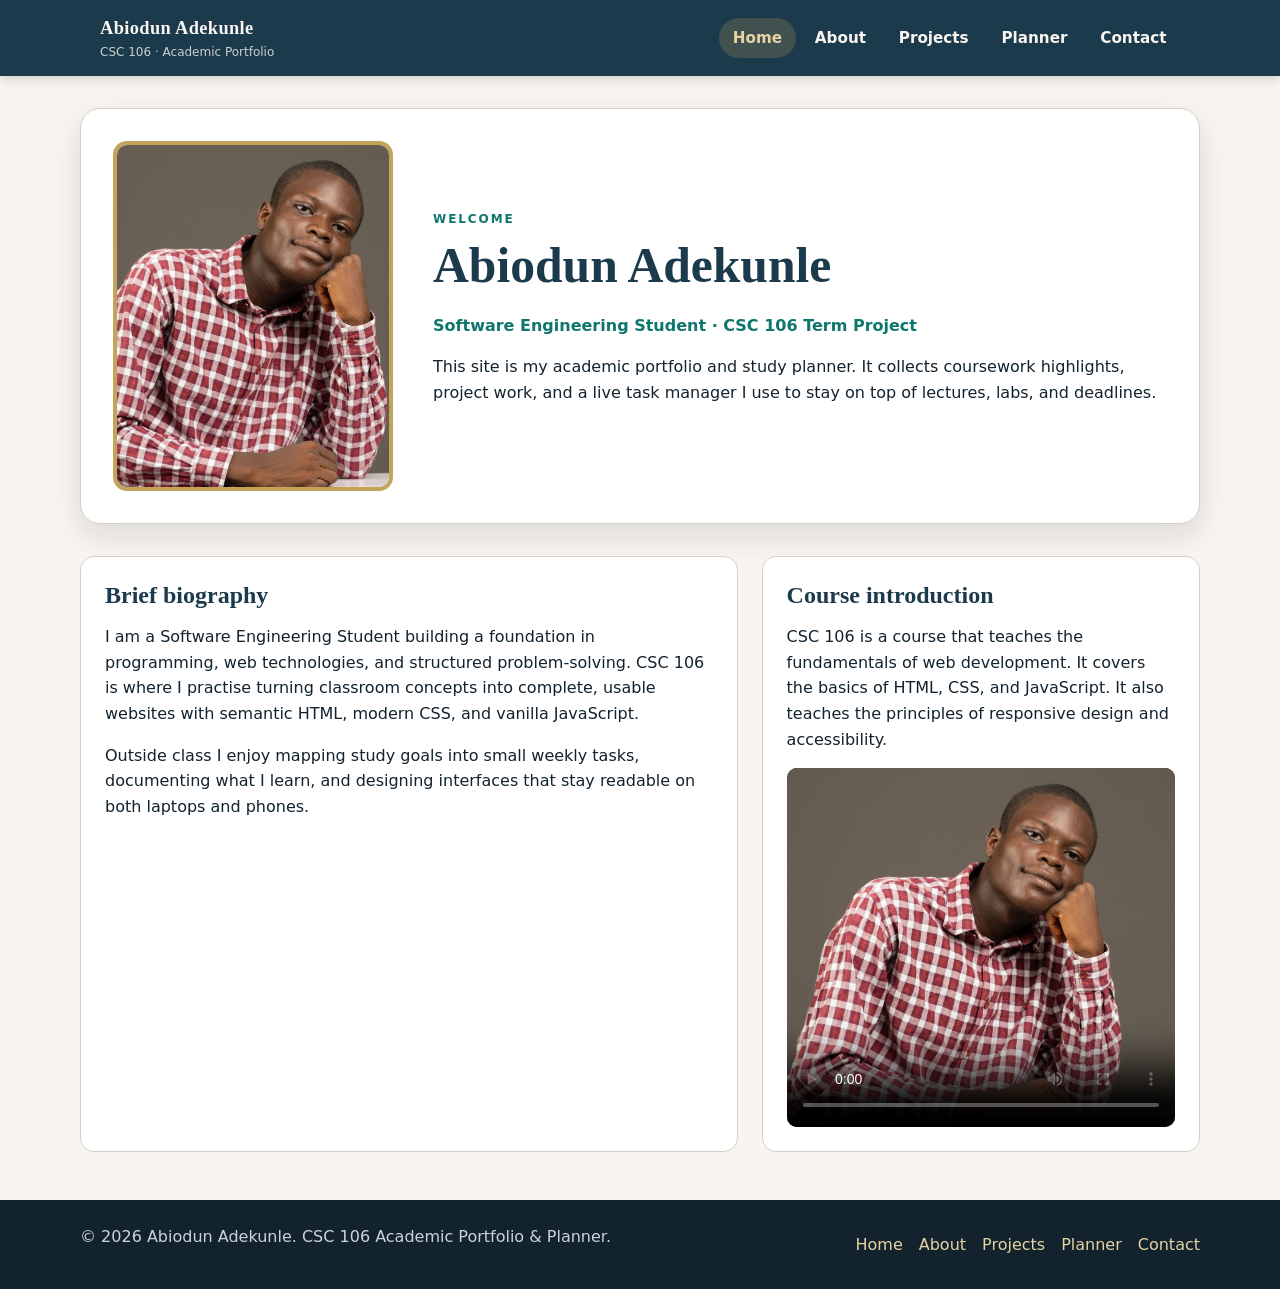
<file: index.html>
<!DOCTYPE html>
<html lang="en">
  <head>
    <meta charset="UTF-8" />
    <meta name="viewport" content="width=device-width, initial-scale=1.0" />
    <title>Home | Abiodun Adekunle — CSC 106 Portfolio</title>
    <meta
      name="description"
      content="Student academic portfolio and planner for COS 106 by Abiodun Adekunle."
    />
    <link rel="stylesheet" href="styles.css" />
  </head>
  <body>
    <header class="site-header">
      <div class="header-inner">
        <a class="brand" href="index.html">
          <span class="brand-name">Abiodun Adekunle</span>
          <span class="brand-meta">CSC 106 · Academic Portfolio</span>
        </a>
        <button
          class="nav-toggle"
          type="button"
          aria-label="Open menu"
          aria-expanded="false"
        >
          
        </button>
        <nav class="site-nav" aria-label="Primary">
          <ul>
            <li><a class="active" href="index.html">Home</a></li>
            <li><a href="about.html">About</a></li>
            <li><a href="projects.html">Projects</a></li>
            <li><a href="planner.html">Planner</a></li>
            <li><a href="contact.html">Contact</a></li>
          </ul>
        </nav>
      </div>
    </header>

    <main class="page">
      <section class="hero" aria-labelledby="student-name">
        <img
          class="hero-photo"
          src="images/profile.jpg"
          alt="Portrait of Abiodun Adekunle"
          onerror="this.onerror=null;this.src='images/profile.jpg';"
        />
        <div>
          <p class="kicker">Welcome</p>
          <h1 id="student-name">Abiodun Adekunle</h1>
          <p class="hero-role">Software Engineering Student · CSC 106 Term Project</p>
          <p>
            This site is my academic portfolio and study planner. It collects
            coursework highlights, project work, and a live task manager I use
            to stay on top of lectures, labs, and deadlines.
          </p>
        </div>
      </section>

      <section class="bio-grid" aria-labelledby="bio-heading">
        <article class="panel">
          <h2 id="bio-heading">Brief biography</h2>
          <p>
            I am a Software Engineering Student building a foundation in
            programming, web technologies, and structured problem-solving.
            CSC 106 is where I practise turning classroom concepts into
            complete, usable websites with semantic HTML, modern CSS, and
            vanilla JavaScript.
          </p>
          <p>
            Outside class I enjoy mapping study goals into small weekly tasks,
            documenting what I learn, and designing interfaces that stay
            readable on both laptops and phones.
          </p>
        </article>

        <article class="panel">
          <h2>Course introduction</h2>
          <p>CSC 106 is a course that teaches the fundamentals of web development. It covers the basics of HTML, CSS, and JavaScript. It also teaches the principles of responsive design and accessibility.
          </p>
          <video class="media-player" controls poster="images/profile.jpg">
            <source src="video/abiodun-introductory-video.mp4" type="video/mp4" />
            Your browser does not support the video tag.
          </video>
        </article>
      </section>
    </main>

    <footer class="site-footer">
      <div class="footer-inner">
        <p>&copy; 2026 Abiodun Adekunle. CSC 106 Academic Portfolio &amp; Planner.</p>
        <nav class="footer-links" aria-label="Footer">
          <a href="index.html">Home</a>
          <a href="about.html">About</a>
          <a href="projects.html">Projects</a>
          <a href="planner.html">Planner</a>
          <a href="contact.html">Contact</a>
        </nav>
      </div>
    </footer>

    <script src="script.js"></script>
  </body>
</html>
</file>
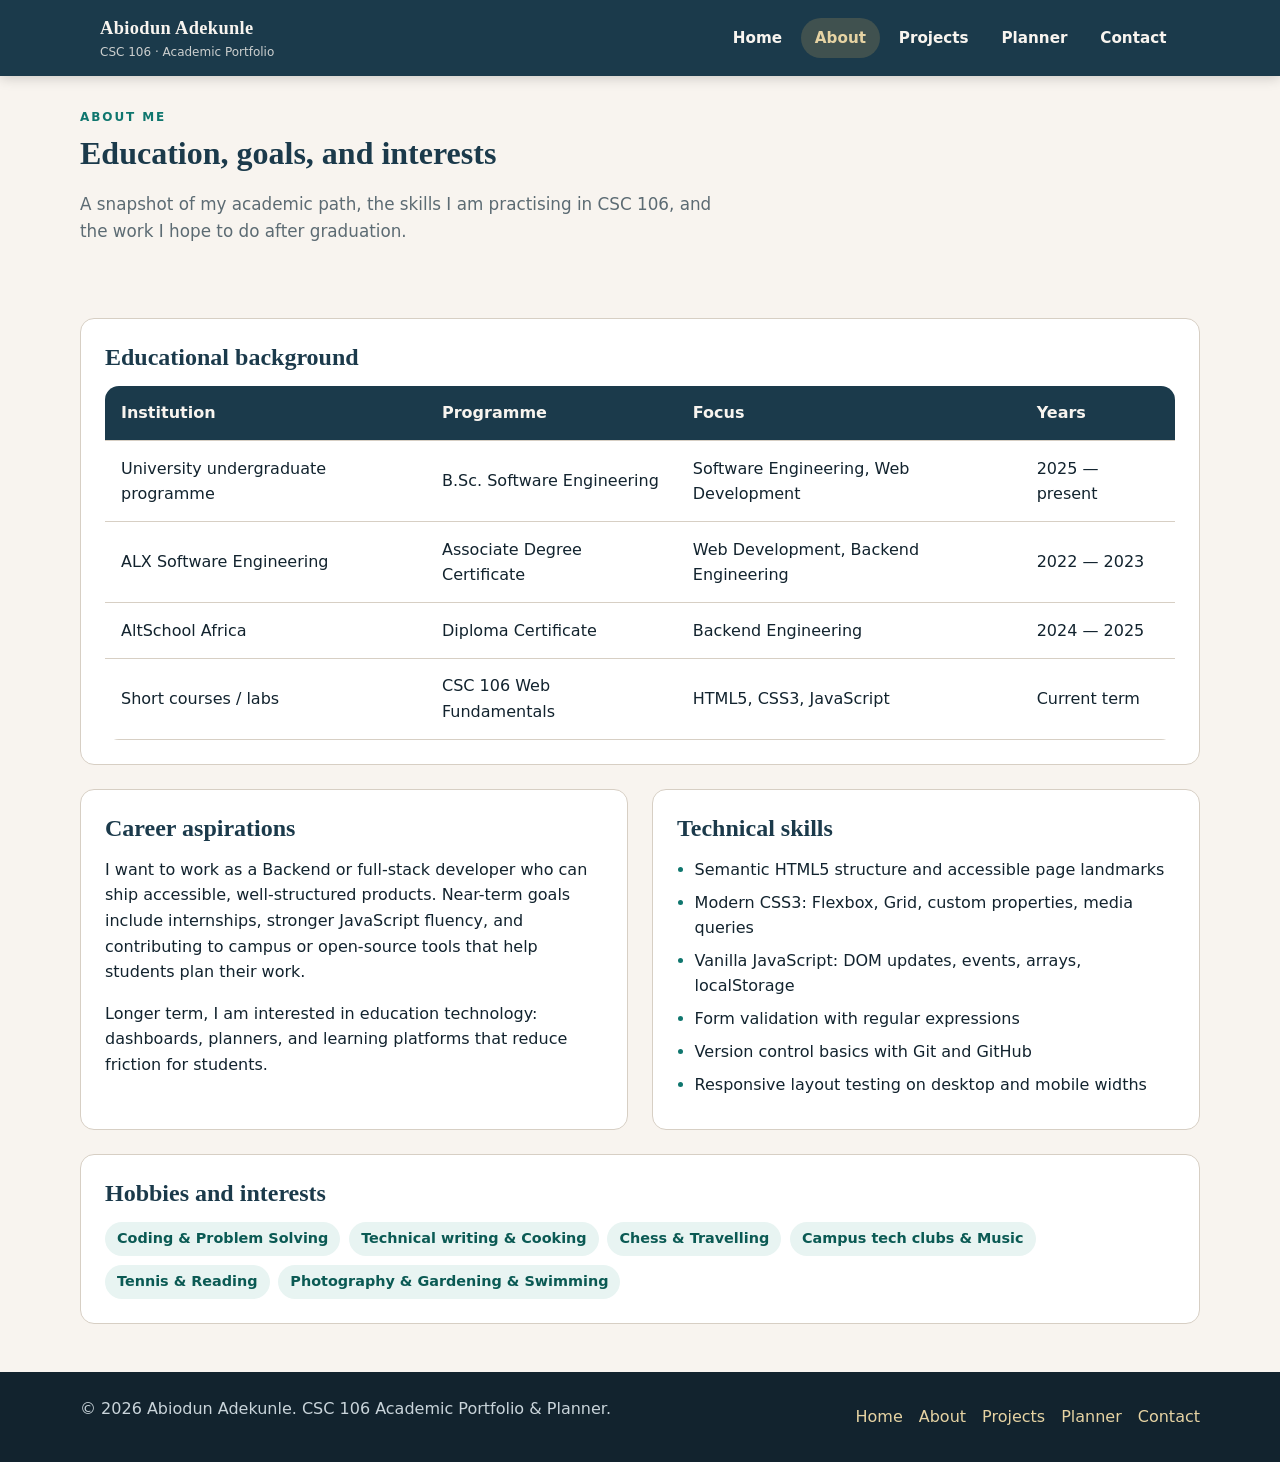
<file: about.html>
<!DOCTYPE html>
<html lang="en">
  <head>
    <meta charset="UTF-8" />
    <meta name="viewport" content="width=device-width, initial-scale=1.0" />
    <title>About | Abiodun Adekunle — CSC 106 Portfolio</title>
    <link rel="stylesheet" href="styles.css" />
  </head>
  <body>
    <header class="site-header">
      <div class="header-inner">
        <a class="brand" href="index.html">
          <span class="brand-name">Abiodun Adekunle</span>
          <span class="brand-meta">CSC 106 · Academic Portfolio</span>
        </a>
        <button
          class="nav-toggle"
          type="button"
          aria-label="Open menu"
          aria-expanded="false"
        >
          <span></span>
          <span></span>
          <span></span>
        </button>
        <nav class="site-nav" aria-label="Primary">
          <ul>
            <li><a href="index.html">Home</a></li>
            <li><a class="active" href="about.html">About</a></li>
            <li><a href="projects.html">Projects</a></li>
            <li><a href="planner.html">Planner</a></li>
            <li><a href="contact.html">Contact</a></li>
          </ul>
        </nav>
      </div>
    </header>

    <main class="page about-layout">
      <header class="page-intro">
        <p class="kicker">About me</p>
        <h1>Education, goals, and interests</h1>
        <p class="lede">
          A snapshot of my academic path, the skills I am practising in CSC 106,
          and the work I hope to do after graduation.
        </p>
      </header>

      <section class="panel" aria-labelledby="edu-heading">
        <h2 id="edu-heading">Educational background</h2>
        <div class="table-wrap">
          <table class="edu-table">
            <caption class="visually-hidden">
              Schools attended, programmes, and years
            </caption>
            <thead>
              <tr>
                <th scope="col">Institution</th>
                <th scope="col">Programme</th>
                <th scope="col">Focus</th>
                <th scope="col">Years</th>
              </tr>
            </thead>
            <tbody>
              <tr>
                <td>University undergraduate programme</td>
                <td>B.Sc. Software Engineering</td>
                <td>Software Engineering, Web Development</td>
                <td>2025 — present</td>
              </tr>
              <tr>
                <td>ALX Software Engineering</td>
                <td>Associate Degree Certificate</td>
                <td>Web Development, Backend Engineering</td>
                <td>2022 — 2023</td>
              </tr>
              <tr>
                <td>AltSchool Africa</td>
                <td>Diploma Certificate</td>
                <td>Backend Engineering</td>
                <td>2024 — 2025</td>
              </tr>
              <tr>
                <td>Short courses / labs</td>
                <td>CSC 106 Web Fundamentals</td>
                <td>HTML5, CSS3, JavaScript</td>
                <td>Current term</td>
              </tr>
            </tbody>
          </table>
        </div>
      </section>

      <div class="two-col">
        <section class="panel" aria-labelledby="career-heading">
          <h2 id="career-heading">Career aspirations</h2>
          <p>
            I want to work as a Backend or full-stack developer who can ship
            accessible, well-structured products. Near-term goals include
            internships, stronger JavaScript fluency, and contributing to
            campus or open-source tools that help students plan their work.
          </p>
          <p>
            Longer term, I am interested in education technology: dashboards,
            planners, and learning platforms that reduce friction for students.
          </p>
        </section>

        <section class="panel" aria-labelledby="skills-heading">
          <h2 id="skills-heading">Technical skills</h2>
          <ul class="skill-list">
            <li>Semantic HTML5 structure and accessible page landmarks</li>
            <li>Modern CSS3: Flexbox, Grid, custom properties, media queries</li>
            <li>Vanilla JavaScript: DOM updates, events, arrays, localStorage</li>
            <li>Form validation with regular expressions</li>
            <li>Version control basics with Git and GitHub</li>
            <li>Responsive layout testing on desktop and mobile widths</li>
          </ul>
        </section>
      </div>

      <section class="panel" aria-labelledby="hobby-heading">
        <h2 id="hobby-heading">Hobbies and interests</h2>
        <ul class="hobby-list">
          <li>Coding & Problem Solving</li>
          <li>Technical writing & Cooking</li>
          <li>Chess & Travelling</li>
          <li>Campus tech clubs & Music</li>
          <li>Tennis & Reading</li>
          <li>Photography & Gardening & Swimming</li>
        </ul>
      </section>
    </main>

    <footer class="site-footer">
      <div class="footer-inner">
        <p>&copy; 2026 Abiodun Adekunle. CSC 106 Academic Portfolio &amp; Planner.</p>
        <nav class="footer-links" aria-label="Footer">
          <a href="index.html">Home</a>
          <a href="about.html">About</a>
          <a href="projects.html">Projects</a>
          <a href="planner.html">Planner</a>
          <a href="contact.html">Contact</a>
        </nav>
      </div>
    </footer>

    <script src="script.js"></script>
  </body>
</html>
</file>
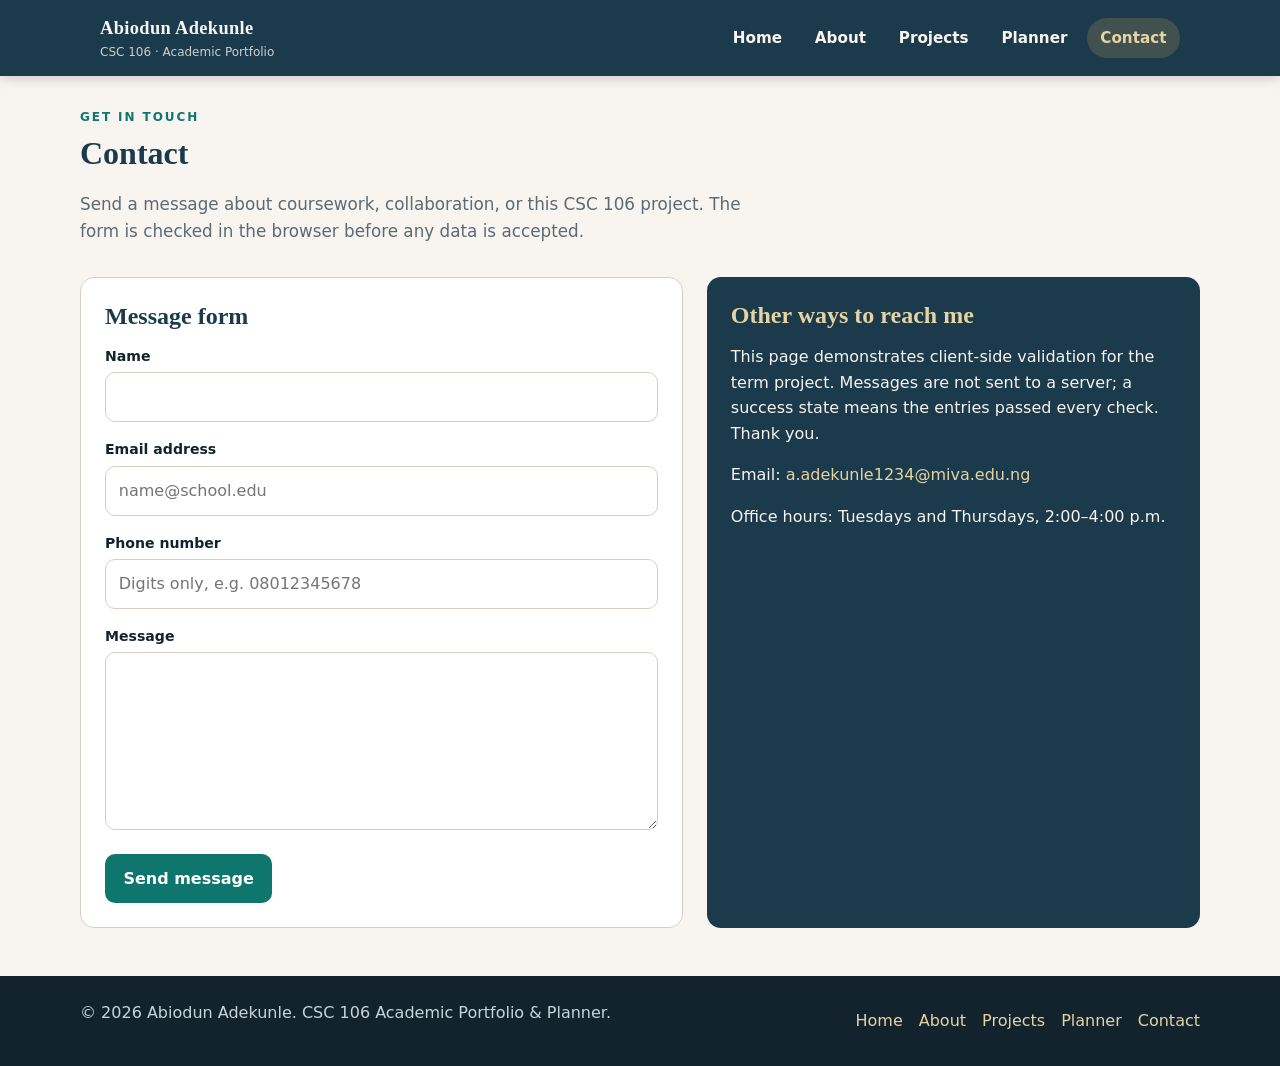
<file: contact.html>
<!DOCTYPE html>
<html lang="en">
  <head>
    <meta charset="UTF-8" />
    <meta name="viewport" content="width=device-width, initial-scale=1.0" />
    <title>Contact | Abiodun Adekunle — CSC 106 Portfolio</title>
    <link rel="stylesheet" href="styles.css" />
  </head>
  <body>
    <header class="site-header">
      <div class="header-inner">
        <a class="brand" href="index.html">
          <span class="brand-name">Abiodun Adekunle</span>
          <span class="brand-meta">CSC 106 · Academic Portfolio</span>
        </a>
        <button
          class="nav-toggle"
          type="button"
          aria-label="Open menu"
          aria-expanded="false"
        >
          <span></span>
          <span></span>
          <span></span>
        </button>
        <nav class="site-nav" aria-label="Primary">
          <ul>
            <li><a href="index.html">Home</a></li>
            <li><a href="about.html">About</a></li>
            <li><a href="projects.html">Projects</a></li>
            <li><a href="planner.html">Planner</a></li>
            <li><a class="active" href="contact.html">Contact</a></li>
          </ul>
        </nav>
      </div>
    </header>

    <main class="page">
      <header class="page-intro">
        <p class="kicker">Get in touch</p>
        <h1>Contact</h1>
        <p class="lede">
          Send a message about coursework, collaboration, or this CSC 106
          project. The form is checked in the browser before any data is accepted.
        </p>
      </header>

      <div class="contact-grid">
        <section class="panel">
          <h2>Message form</h2>
          <form id="contact-form" novalidate>
            <div class="field">
              <label for="contact-name">Name</label>
              <input class="control" id="contact-name" name="name" type="text" autocomplete="name" />
            </div>
            <div class="field">
              <label for="contact-email">Email address</label>
              <input
                class="control"
                id="contact-email"
                name="email"
                type="email"
                autocomplete="email"
                placeholder="name@school.edu"
              />
            </div>
            <div class="field">
              <label for="contact-phone">Phone number</label>
              <input
                class="control"
                id="contact-phone"
                name="phone"
                type="tel"
                autocomplete="tel"
                placeholder="Digits only, e.g. 08012345678"
              />
            </div>
            <div class="field">
              <label for="contact-message">Message</label>
              <textarea
                class="control"
                id="contact-message"
                name="message"
                rows="6"
              ></textarea>
            </div>
            <div id="form-feedback" class="form-message" aria-live="polite"></div>
            <button class="btn btn-primary" type="submit">Send message</button>
          </form>
        </section>

        <aside class="aside-note">
          <h2>Other ways to reach me</h2>
          <p>
            This page demonstrates client-side validation for the term project.
            Messages are not sent to a server; a success state means the
            entries passed every check.
            Thank you.
          </p>
          <p>
            Email:
            <a href="mailto:a.adekunle1234@miva.edu.ng"
              >a.adekunle1234@miva.edu.ng</a
            >
          </p>
          <p>Office hours: Tuesdays and Thursdays, 2:00–4:00 p.m.</p>
        </aside>
      </div>
    </main>

    <footer class="site-footer">
      <div class="footer-inner">
        <p>&copy; 2026 Abiodun Adekunle. CSC 106 Academic Portfolio &amp; Planner.</p>
        <nav class="footer-links" aria-label="Footer">
          <a href="index.html">Home</a>
          <a href="about.html">About</a>
          <a href="projects.html">Projects</a>
          <a href="planner.html">Planner</a>
          <a href="contact.html">Contact</a>
        </nav>
      </div>
    </footer>

    <script src="script.js"></script>
  </body>
</html>
</file>
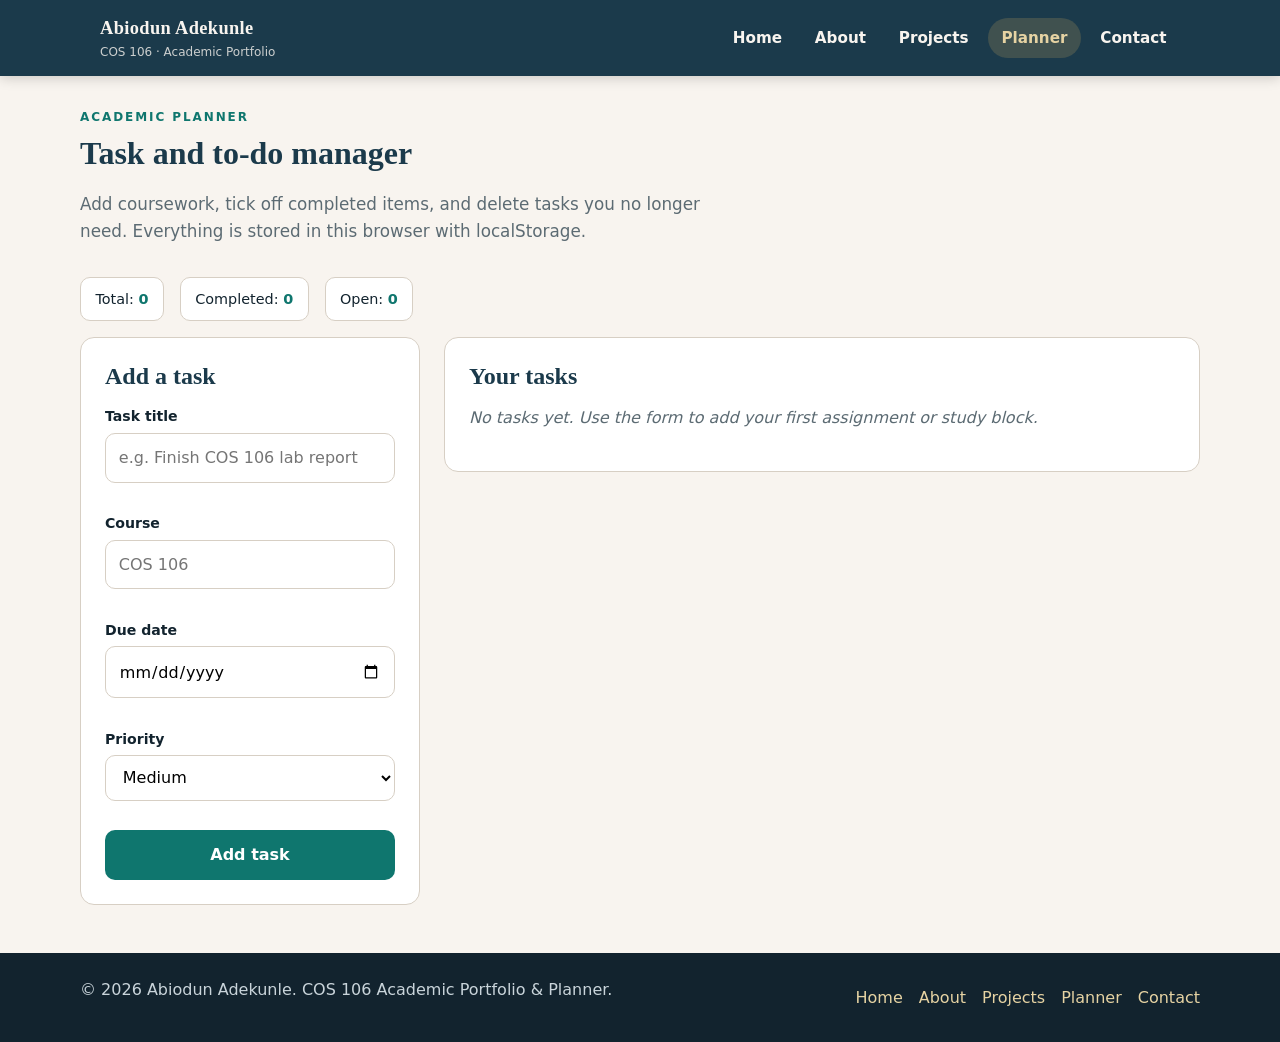
<file: planner.html>
<!DOCTYPE html>
<html lang="en">
  <head>
    <meta charset="UTF-8" />
    <meta name="viewport" content="width=device-width, initial-scale=1.0" />
    <title>Academic Planner | Abiodun Adekunle — COS 106</title>
    <link rel="stylesheet" href="styles.css" />
  </head>
  <body>
    <header class="site-header">
      <div class="header-inner">
        <a class="brand" href="index.html">
          <span class="brand-name">Abiodun Adekunle</span>
          <span class="brand-meta">COS 106 · Academic Portfolio</span>
        </a>
        <button
          class="nav-toggle"
          type="button"
          aria-label="Open menu"
          aria-expanded="false"
        >
          <span></span>
          <span></span>
          <span></span>
        </button>
        <nav class="site-nav" aria-label="Primary">
          <ul>
            <li><a href="index.html">Home</a></li>
            <li><a href="about.html">About</a></li>
            <li><a href="projects.html">Projects</a></li>
            <li><a class="active" href="planner.html">Planner</a></li>
            <li><a href="contact.html">Contact</a></li>
          </ul>
        </nav>
      </div>
    </header>

    <main class="page">
      <header class="page-intro">
        <p class="kicker">Academic planner</p>
        <h1>Task and to-do manager</h1>
        <p class="lede">
          Add coursework, tick off completed items, and delete tasks you no
          longer need. Everything is stored in this browser with localStorage.
        </p>
      </header>

      <div class="stats" aria-live="polite">
        <div class="stat">Total: <strong id="stat-total">0</strong></div>
        <div class="stat">Completed: <strong id="stat-done">0</strong></div>
        <div class="stat">Open: <strong id="stat-open">0</strong></div>
      </div>

      <div class="planner-layout">
        <section class="panel">
          <h2>Add a task</h2>
          <form id="task-form" class="task-form" novalidate>
            <div class="field">
              <label for="task-title">Task title</label>
              <input
                class="control"
                id="task-title"
                name="title"
                type="text"
                required
                placeholder="e.g. Finish COS 106 lab report"
              />
            </div>
            <div class="field">
              <label for="task-course">Course</label>
              <input
                class="control"
                id="task-course"
                name="course"
                type="text"
                placeholder="COS 106"
              />
            </div>
            <div class="field">
              <label for="task-due">Due date</label>
              <input class="control" id="task-due" name="due" type="date" />
            </div>
            <div class="field">
              <label for="task-priority">Priority</label>
              <select class="control" id="task-priority" name="priority">
                <option value="high">High</option>
                <option value="medium" selected>Medium</option>
                <option value="low">Low</option>
              </select>
            </div>
            <button class="btn btn-primary" type="submit">Add task</button>
          </form>
        </section>

        <section class="panel" aria-labelledby="list-heading">
          <h2 id="list-heading">Your tasks</h2>
          <p id="empty-state" class="empty-state">
            No tasks yet. Use the form to add your first assignment or study block.
          </p>
          <ul id="task-list" class="task-list"></ul>
        </section>
      </div>
    </main>

    <footer class="site-footer">
      <div class="footer-inner">
        <p>&copy; 2026 Abiodun Adekunle. COS 106 Academic Portfolio &amp; Planner.</p>
        <nav class="footer-links" aria-label="Footer">
          <a href="index.html">Home</a>
          <a href="about.html">About</a>
          <a href="projects.html">Projects</a>
          <a href="planner.html">Planner</a>
          <a href="contact.html">Contact</a>
        </nav>
      </div>
    </footer>

    <script src="script.js"></script>
  </body>
</html>
</file>
<file: styles.css>
/* 
  COS 106 Academic Portfolio & Planner
   Shared stylesheet — Flexbox, CSS Grid, custom properties, responsive layout
*/

:root {
  --color-ink: #12232e;
  --color-navy: #1b3a4b;
  --color-teal: #0f766e;
  --color-teal-dark: #0b5a54;
  --color-gold: #c4a35a;
  --color-gold-soft: #e6d3a3;
  --color-cream: #f8f4ef;
  --color-paper: #ffffff;
  --color-muted: #5c6b73;
  --color-border: #d7cfc4;
  --color-danger: #b42318;
  --color-danger-bg: #fdecea;
  --color-success: #067647;
  --color-success-bg: #e7f6ee;
  --shadow: 0 12px 30px rgba(18, 35, 46, 0.12);
  --radius: 14px;
  --header-h: 76px;
  --font-display: "Iowan Old Style", "Palatino Linotype", Palatino, Georgia, serif;
  --font-body: "Segoe UI", system-ui, -apple-system, sans-serif;
  --max: 1120px;
  --transition: 0.25s ease;
}

/* 
   2. Base reset & document
*/
*,
*::before,
*::after {
  box-sizing: border-box;
}

html {
  scroll-behavior: smooth;
}

body {
  margin: 0;
  min-height: 100vh;
  display: flex;
  flex-direction: column;
  font-family: var(--font-body);
  color: var(--color-ink);
  background: var(--color-cream);
  line-height: 1.6;
}

img,
video {
  max-width: 100%;
  height: auto;
  display: block;
}

a {
  color: var(--color-teal);
  text-decoration: none;
  transition: color var(--transition);
}

a:hover {
  color: var(--color-navy);
}

h1,
h2,
h3 {
  font-family: var(--font-display);
  line-height: 1.2;
  margin: 0 0 0.6em;
  color: var(--color-navy);
}

p {
  margin: 0 0 1em;
}

.visually-hidden {
  position: absolute;
  width: 1px;
  height: 1px;
  padding: 0;
  margin: -1px;
  overflow: hidden;
  clip: rect(0, 0, 0, 0);
  white-space: nowrap;
  border: 0;
}

/* 
   3. Shared header / navigation
*/
.site-header {
  position: sticky;
  top: 0;
  z-index: 100;
  background: var(--color-navy);
  color: var(--color-cream);
  min-height: var(--header-h);
  box-shadow: 0 2px 12px rgba(0, 0, 0, 0.18);
}

.header-inner {
  max-width: var(--max);
  margin: 0 auto;
  padding: 0.85rem 1.25rem;
  display: flex;
  align-items: center;
  justify-content: space-between;
  gap: 1rem;
}

.brand {
  display: flex;
  flex-direction: column;
  color: var(--color-cream);
  font-weight: 700;
}

.brand:hover {
  color: var(--color-gold-soft);
}

.brand-name {
  font-family: var(--font-display);
  font-size: 1.15rem;
  letter-spacing: 0.02em;
}

.brand-meta {
  font-size: 0.75rem;
  font-weight: 500;
  opacity: 0.8;
}

.nav-toggle {
  display: none;
  width: 44px;
  height: 44px;
  border: 1px solid rgba(255, 255, 255, 0.25);
  border-radius: 8px;
  background: transparent;
  cursor: pointer;
  padding: 10px 9px;
}

.nav-toggle span {
  display: block;
  height: 2px;
  background: var(--color-cream);
  margin: 6px 0;
  transition: transform var(--transition), opacity var(--transition);
}

.site-nav ul {
  list-style: none;
  margin: 0;
  padding: 0;
  display: flex;
  gap: 0.35rem;
}

.site-nav a {
  display: block;
  color: var(--color-cream);
  padding: 0.5rem 0.85rem;
  border-radius: 999px;
  font-size: 0.95rem;
  font-weight: 600;
}

.site-nav a:hover,
.site-nav a.active {
  background: rgba(196, 163, 90, 0.22);
  color: var(--color-gold-soft);
}

/* 
   4. Page layout
*/
.page {
  flex: 1;
  width: min(100% - 2rem, var(--max));
  margin: 2rem auto 3rem;
}

.page-intro {
  margin-bottom: 2rem;
}

.kicker {
  text-transform: uppercase;
  letter-spacing: 0.16em;
  font-size: 0.75rem;
  font-weight: 700;
  color: var(--color-teal);
  margin-bottom: 0.4rem;
}

.lede {
  color: var(--color-muted);
  max-width: 62ch;
  font-size: 1.05rem;
}

/* 
   5. Homepage — hero + bio + media
*/
.hero {
  display: grid;
  grid-template-columns: 280px 1fr;
  gap: 2.5rem;
  align-items: center;
  background: var(--color-paper);
  border: 1px solid var(--color-border);
  border-radius: calc(var(--radius) + 6px);
  padding: 2rem;
  box-shadow: var(--shadow);
}

.hero-photo {
  width: 100%;
  aspect-ratio: 4 / 5;
  object-fit: cover;
  border-radius: var(--radius);
  border: 4px solid var(--color-gold);
}

.hero h1 {
  font-size: clamp(2rem, 4vw, 3.1rem);
  margin-bottom: 0.35em;
}

.hero-role {
  color: var(--color-teal);
  font-weight: 700;
  margin-bottom: 1rem;
}

.bio-grid {
  display: grid;
  grid-template-columns: 1.2fr 0.8fr;
  gap: 1.5rem;
  margin-top: 2rem;
}

.panel {
  background: var(--color-paper);
  border: 1px solid var(--color-border);
  border-radius: var(--radius);
  padding: 1.5rem;
}

.media-player {
  width: 100%;
  border-radius: 10px;
  background: #000;
}

/* 
   6. About — table, skills, hobbies
 */
.about-layout {
  display: grid;
  gap: 1.5rem;
}

.table-wrap {
  overflow-x: auto;
}

.edu-table {
  width: 100%;
  border-collapse: collapse;
  background: var(--color-paper);
  border-radius: var(--radius);
  overflow: hidden;
}

.edu-table th,
.edu-table td {
  text-align: left;
  padding: 0.9rem 1rem;
  border-bottom: 1px solid var(--color-border);
}

.edu-table thead {
  background: var(--color-navy);
  color: var(--color-cream);
}

.edu-table tbody tr:hover {
  background: #f3eee6;
}

.two-col {
  display: grid;
  grid-template-columns: 1fr 1fr;
  gap: 1.5rem;
}

.skill-list,
.hobby-list {
  margin: 0;
  padding-left: 1.1rem;
}

.skill-list li,
.hobby-list li {
  margin-bottom: 0.45rem;
}

.skill-list li::marker {
  color: var(--color-teal);
}

.hobby-list {
  list-style: none;
  padding: 0;
  display: flex;
  flex-wrap: wrap;
  gap: 0.55rem;
}

.hobby-list li {
  background: #e8f4f2;
  color: var(--color-teal-dark);
  padding: 0.35rem 0.75rem;
  border-radius: 999px;
  font-weight: 600;
  font-size: 0.9rem;
  margin: 0;
}

/* 
   7. Projects grid
*/
.project-grid {
  display: grid;
  grid-template-columns: repeat(3, 1fr);
  gap: 1.25rem;
}

.project-card {
  background: var(--color-paper);
  border: 1px solid var(--color-border);
  border-radius: var(--radius);
  overflow: hidden;
  display: flex;
  flex-direction: column;
  box-shadow: var(--shadow);
  transition: transform var(--transition), box-shadow var(--transition);
}

.project-card:hover {
  transform: translateY(-4px);
  box-shadow: 0 16px 34px rgba(18, 35, 46, 0.16);
}

.project-card img {
  width: 100%;
  height: 180px;
  object-fit: cover;
}

.project-body {
  padding: 1.15rem 1.2rem 1.35rem;
  display: flex;
  flex-direction: column;
  gap: 0.65rem;
  flex: 1;
}

.tags {
  display: flex;
  flex-wrap: wrap;
  gap: 0.4rem;
}

.tag {
  font-size: 0.75rem;
  font-weight: 700;
  background: var(--color-navy);
  color: var(--color-gold-soft);
  padding: 0.2rem 0.55rem;
  border-radius: 6px;
}

.card-links {
  display: flex;
  gap: 0.75rem;
  margin-top: auto;
  font-weight: 700;
}

/* 
   8. Planner
*/
.planner-layout {
  display: grid;
  grid-template-columns: 340px 1fr;
  gap: 1.5rem;
  align-items: start;
}

.task-form {
  display: flex;
  flex-direction: column;
  gap: 0.85rem;
}

.task-list {
  list-style: none;
  margin: 0;
  padding: 0;
  display: flex;
  flex-direction: column;
  gap: 0.7rem;
}

.task-item {
  display: grid;
  grid-template-columns: auto 1fr auto;
  gap: 0.75rem;
  align-items: start;
  background: var(--color-paper);
  border: 1px solid var(--color-border);
  border-radius: 12px;
  padding: 0.9rem 1rem;
}

.task-item.completed .task-title {
  text-decoration: line-through;
  color: var(--color-muted);
}

.task-meta {
  font-size: 0.8rem;
  color: var(--color-muted);
}

.priority-high {
  border-left: 4px solid #c2410c;
}

.priority-medium {
  border-left: 4px solid var(--color-gold);
}

.priority-low {
  border-left: 4px solid var(--color-teal);
}

.empty-state {
  color: var(--color-muted);
  font-style: italic;
}

.stats {
  display: flex;
  gap: 1rem;
  margin-bottom: 1rem;
  flex-wrap: wrap;
}

.stat {
  background: var(--color-paper);
  border: 1px solid var(--color-border);
  border-radius: 10px;
  padding: 0.6rem 0.9rem;
  font-size: 0.9rem;
}

.stat strong {
  color: var(--color-teal);
}

/* 
   9. Forms, buttons, feedback
*/
label {
  display: block;
  font-weight: 700;
  font-size: 0.88rem;
  margin-bottom: 0.3rem;
}

input,
textarea,
select,
button {
  font: inherit;
}

.field {
  margin-bottom: 1rem;
}

.control {
  width: 100%;
  border: 1px solid var(--color-border);
  border-radius: 10px;
  padding: 0.7rem 0.8rem;
  background: #fff;
  transition: border-color var(--transition), box-shadow var(--transition);
}

.control:focus {
  outline: none;
  border-color: var(--color-teal);
  box-shadow: 0 0 0 3px rgba(15, 118, 110, 0.18);
}

.control.error {
  border-color: var(--color-danger);
}

.btn {
  display: inline-flex;
  align-items: center;
  justify-content: center;
  border: 0;
  border-radius: 10px;
  padding: 0.75rem 1.15rem;
  font-weight: 700;
  cursor: pointer;
  transition: background var(--transition), transform var(--transition);
}

.btn:hover {
  transform: translateY(-1px);
}

.btn-primary {
  background: var(--color-teal);
  color: #fff;
}

.btn-primary:hover {
  background: var(--color-teal-dark);
}

.btn-ghost {
  background: transparent;
  color: var(--color-danger);
  padding: 0.35rem 0.55rem;
}

.btn-ghost:hover {
  background: var(--color-danger-bg);
}

.form-message {
  display: none;
  margin: 0 0 1rem;
  padding: 0.85rem 1rem;
  border-radius: 10px;
  font-weight: 600;
}

.form-message.show {
  display: block;
}

.form-message.error {
  background: var(--color-danger-bg);
  color: var(--color-danger);
}

.form-message.success {
  background: var(--color-success-bg);
  color: var(--color-success);
}

.contact-grid {
  display: grid;
  grid-template-columns: 1.1fr 0.9fr;
  gap: 1.5rem;
}

.aside-note {
  background: var(--color-navy);
  color: var(--color-cream);
  border-radius: var(--radius);
  padding: 1.5rem;
}

.aside-note h2 {
  color: var(--color-gold-soft);
}

.aside-note a {
  color: var(--color-gold-soft);
}

/* 
   10. Footer
*/
.site-footer {
  background: var(--color-ink);
  color: #c9d4da;
  padding: 1.5rem 1.25rem;
  margin-top: auto;
}

.footer-inner {
  max-width: var(--max);
  margin: 0 auto;
  display: flex;
  justify-content: space-between;
  gap: 1rem;
  flex-wrap: wrap;
  align-items: center;
}

.footer-links {
  display: flex;
  gap: 1rem;
  flex-wrap: wrap;
}

.footer-links a {
  color: var(--color-gold-soft);
}

/* 
   11. Responsive (tablet / mobile)
*/
@media (max-width: 900px) {
  .hero,
  .bio-grid,
  .two-col,
  .project-grid,
  .planner-layout,
  .contact-grid {
    grid-template-columns: 1fr;
  }

  .hero-photo {
    max-width: 280px;
    margin: 0 auto;
  }
}

@media (max-width: 720px) {
  .nav-toggle {
    display: block;
  }

  .site-nav {
    display: none;
    position: fixed;
    left: 0;
    right: 0;
    top: var(--header-h);
    z-index: 200;
    background: #142f3d;
    padding: 0.75rem 1rem 1rem;
    box-shadow: 0 12px 24px rgba(0, 0, 0, 0.28);
  }

  .site-nav.open {
    display: block;
  }

  .site-nav ul {
    flex-direction: column;
  }

  .site-header {
    position: sticky;
  }

  .header-inner {
    position: relative;
  }
}
</file>
